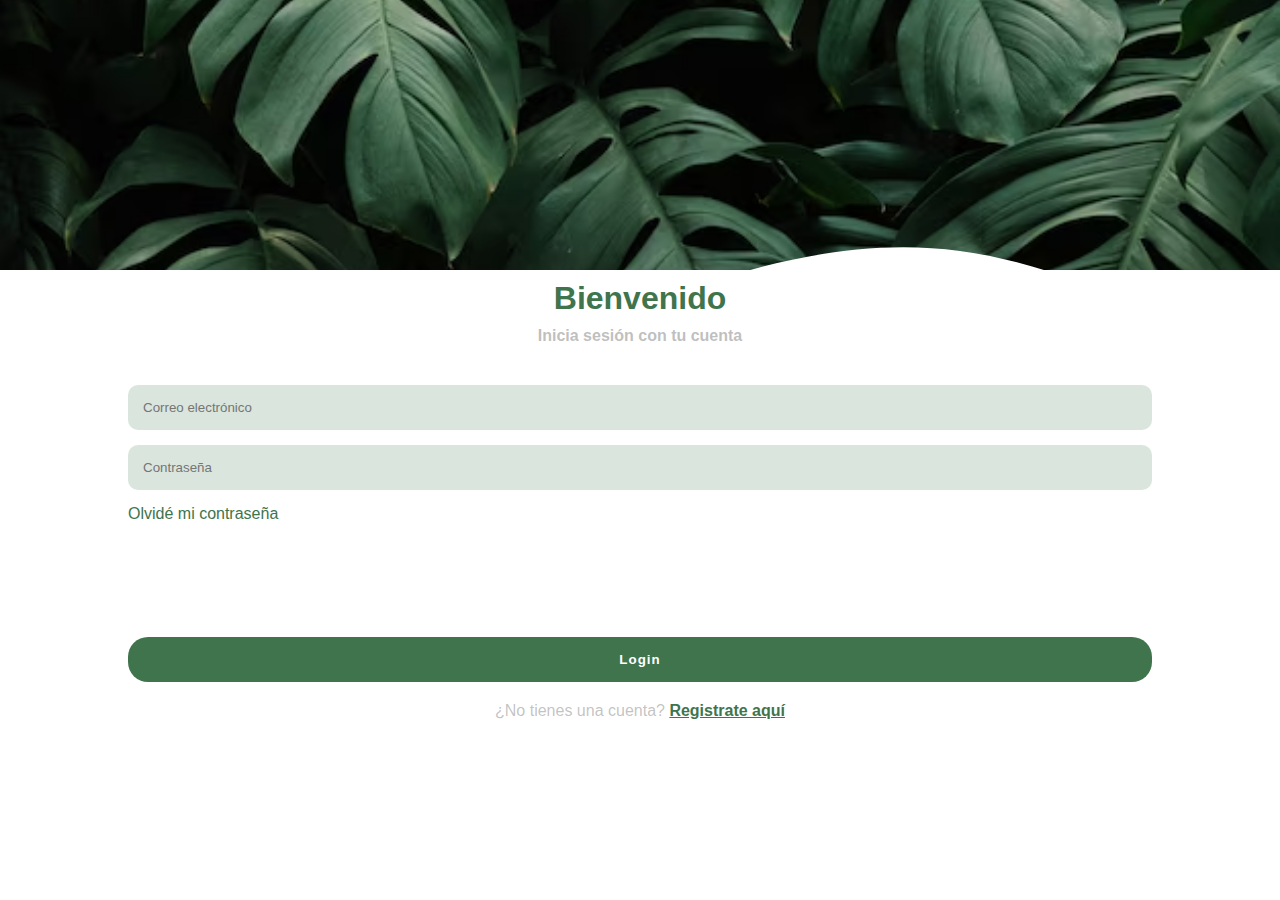
<file: index.html>
<!DOCTYPE html>
<html lang="en">
<head>
    <meta charset="UTF-8">
    <meta http-equiv="X-UA-Compatible" content="IE=edge">
    <meta name="viewport" content="width=device-width, initial-scale=1.0">
    <meta name="description" content="FloraTech">
    <meta name="theme-color" content="#fff">
    <link rel="icon" sizes="32x32" href="favicon.ico">
    <link rel="manifest" href="site.webmanifest">
    <meta name="apple-mobile-web-app-title" content="FloraTech">
    <meta name="apple-mobile-web-app-capable" content="yes">
    <meta name="apple-mobile-web-app-status-bar-style" content="default">
    <link rel="apple-touch-icon" href="img/logo.png">
    <link rel="apple-touch-icon" sizes="48x48" href="img/logo.png">
    <link rel="apple-touch-icon" sizes="72x72" href="img/logo.png">
    <link rel="apple-touch-icon" sizes="96x96" href="img/logo.png">
    <link rel="apple-touch-icon" sizes="128x128" href="img/logo.png">
    <link rel="apple-touch-icon" sizes="192x192" href="img/logo.png">
    <link rel="apple-touch-icon" sizes="384x384" href="img/logo.png">
    <link rel="apple-touch-icon" sizes="512x512" href="img/logo.png">
    <link rel="stylesheet" href="css/styles.css">
    <title>FloraTech - Inicio de sesión</title>
</head>
<body>
    <main>
        <div class="fondo"></div>
        <div class="login">
            <div class="login-header">
                <h1>Bienvenido</h1>
                <span>Inicia sesión con tu cuenta</span>
            </div>
            <div class="login-body">
                <div class="forma">
                    <input type="email" name="" id="" placeholder="Correo electrónico">
                    <input type="password" name="" id="" placeholder="Contraseña">
                    <div class="opciones">
                        <span><a href="#">Olvidé mi contraseña</a></span>
                    </div>
                </div>
                <div class="buttons">
                    <button>Login</button>
                    <span>¿No tienes una cuenta? <a href="html/registro.html">Registrate aquí</a></span>
                </div>
            </div>
        </div>
    </main>
    <script src="js/scripts.js"></script>
</body>
</html>
</file>
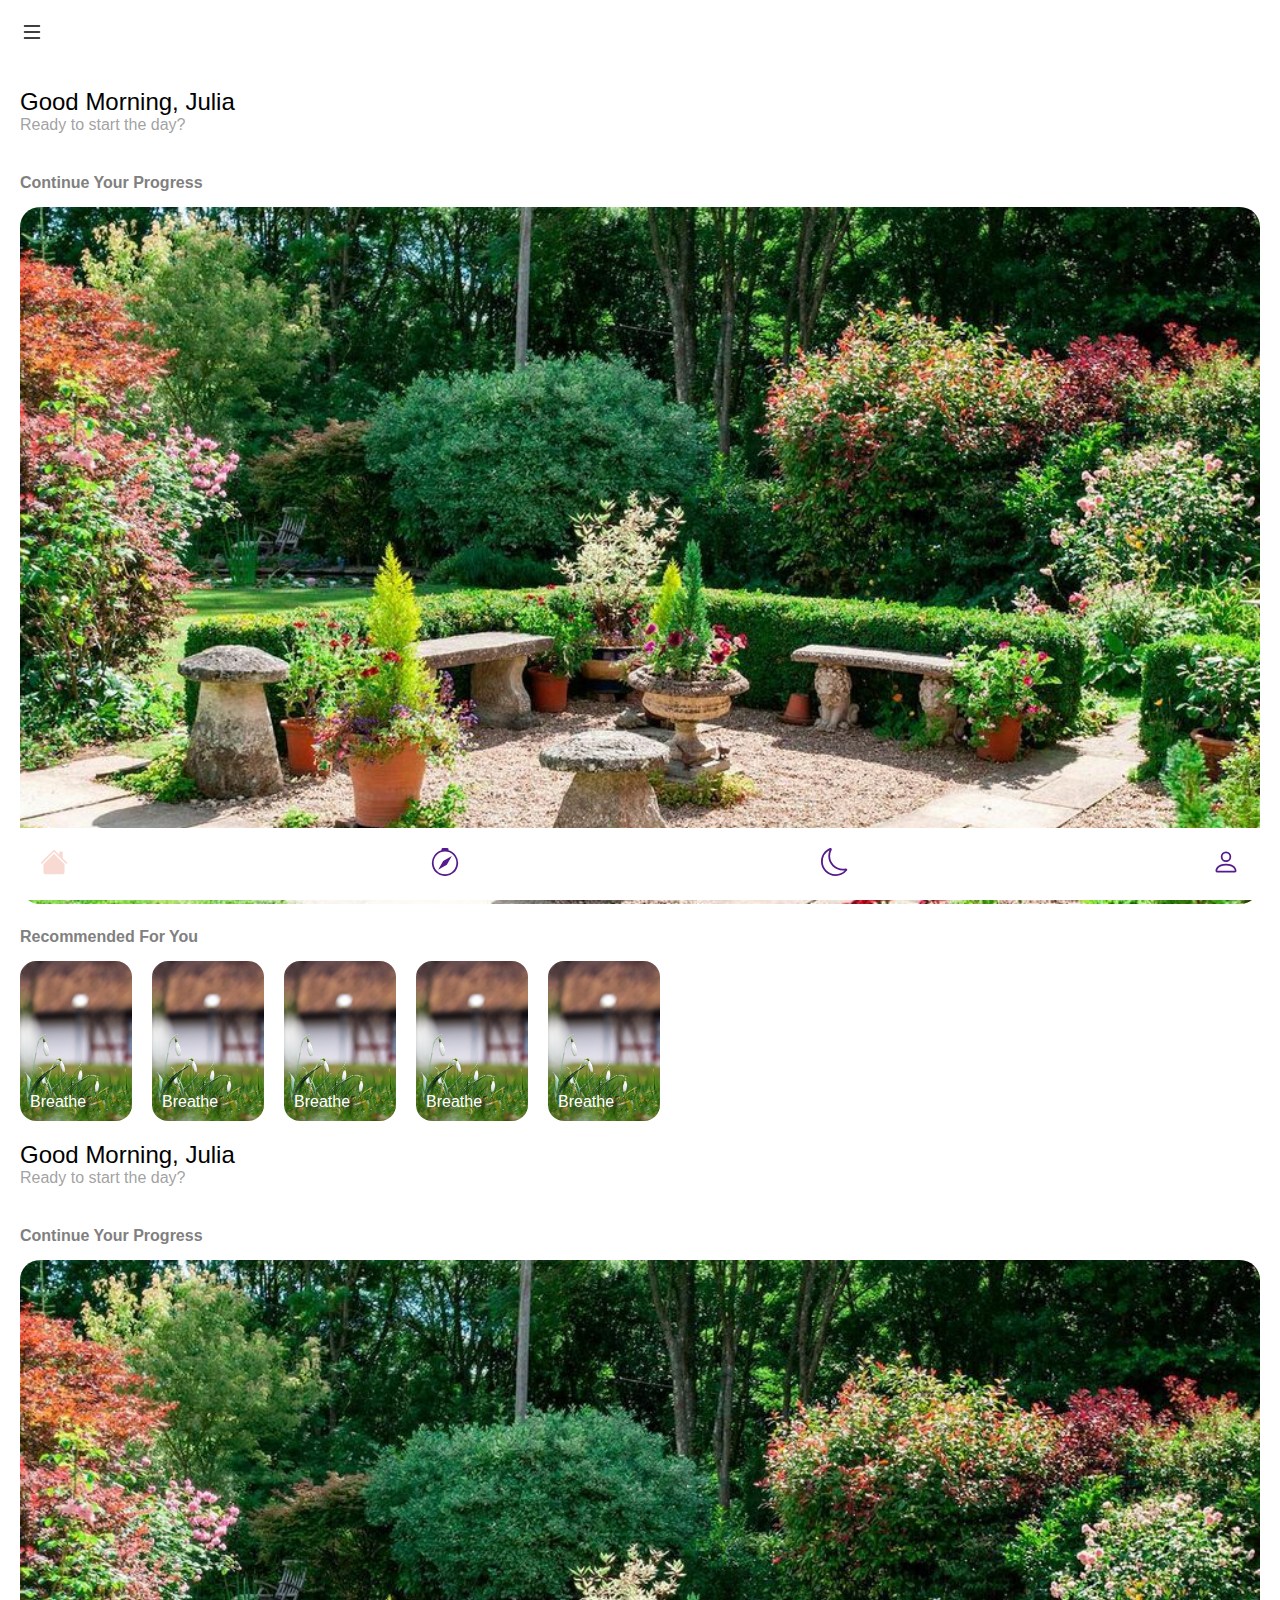
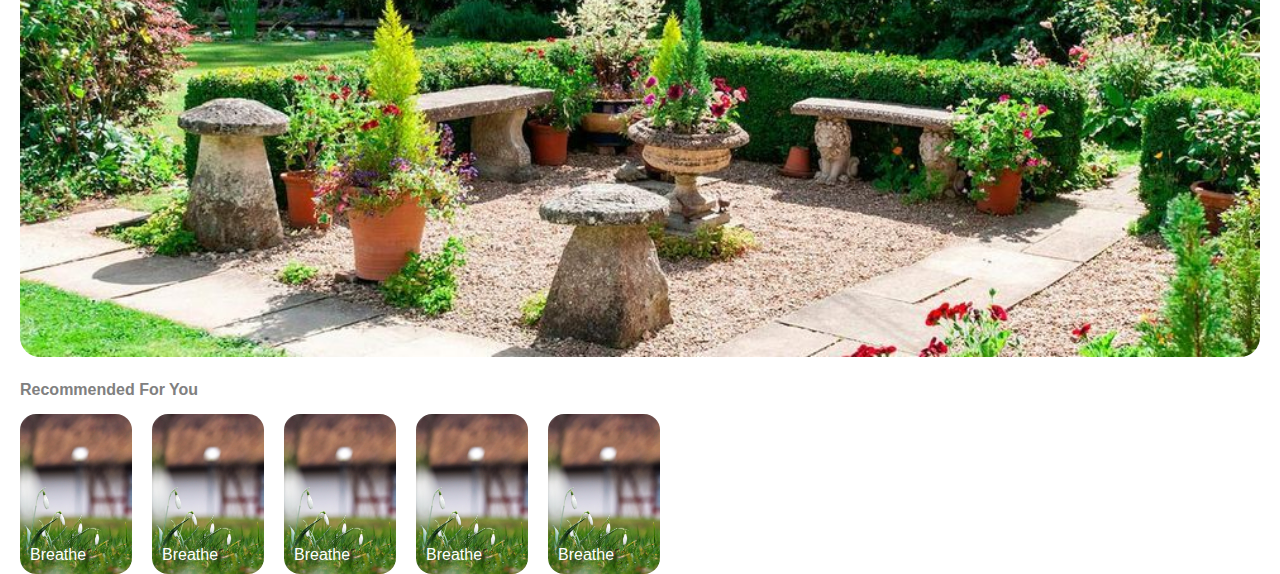
<file: html/inicio.html>
<!DOCTYPE html>
<html lang="es">

<head>
  <meta charset="UTF-8">
  <meta http-equiv="X-UA-Compatible" content="IE=edge">
  <meta name="viewport" content="width=device-width, initial-scale=1.0">
  <meta name="description" content="FloraTech">
  <meta name="theme-color" content="#ff">
  <link rel="icon" sizes="32x32" href="../favicon.ico">
  <link rel="manifest" href="site.webmanifest">
  <meta name="apple-mobile-web-app-title" content="FloraTech">
  <meta name="apple-mobile-web-app-capable" content="yes">
  <meta name="apple-mobile-web-app-status-bar-style" content="default">
  <link rel="apple-touch-icon" href="../img/logo.png">
  <link rel="apple-touch-icon" sizes="48x48" href="img/logo.png">
  <link rel="apple-touch-icon" sizes="72x72" href="img/logo.png">
  <link rel="apple-touch-icon" sizes="96x96" href="img/logo.png">
  <link rel="apple-touch-icon" sizes="128x128" href="img/logo.png">
  <link rel="apple-touch-icon" sizes="192x192" href="img/logo.png">
  <link rel="apple-touch-icon" sizes="384x384" href="img/logo.png">
  <link rel="apple-touch-icon" sizes="512x512" href="img/logo.png">
  <link rel="stylesheet" href="../css/inicio.css">
  <title>FloraTech</title>
</head>

<body>
  <header>
    <svg xmlns="http://www.w3.org/2000/svg" width="24" height="24" fill="currentColor" class="bi bi-list"
      viewBox="0 0 16 16">
      <path fill-rule="evenodd"
        d="M2.5 12a.5.5 0 0 1 .5-.5h10a.5.5 0 0 1 0 1H3a.5.5 0 0 1-.5-.5zm0-4a.5.5 0 0 1 .5-.5h10a.5.5 0 0 1 0 1H3a.5.5 0 0 1-.5-.5zm0-4a.5.5 0 0 1 .5-.5h10a.5.5 0 0 1 0 1H3a.5.5 0 0 1-.5-.5z" />
    </svg>
  </header>
  <main>
    <section class="page">
      <div class="page-header">
        <h2>Good Morning, Julia</h2>
        <span>Ready to start the day?</span>
      </div>
      <div class="page-body">
        <div class="continue">
          <h4>Continue Your Progress</h4>
          <img src="../img/jardin.jpg" alt="">
        </div>
        <div class="recomendaciones">
          <h4>Recommended For You</h4>
          <div class="contenedor-recomendaciones">
            <div class="recomendacion">
              <span>Breathe</span>
            </div>
            <div class="recomendacion">
              <span>Breathe</span>
            </div>
            <div class="recomendacion">
              <span>Breathe</span>
            </div>
            <div class="recomendacion">
              <span>Breathe</span>
            </div>
            <div class="recomendacion">
              <span>Breathe</span>
            </div>
          </div>
        </div>
      </div>
    </section>
    <section class="page">
      <div class="page-header">
        <h2>Good Morning, Julia</h2>
        <span>Ready to start the day?</span>
      </div>
      <div class="page-body">
        <div class="continue">
          <h4>Continue Your Progress</h4>
          <img src="../img/jardin.jpg" alt="">
        </div>
        <div class="recomendaciones">
          <h4>Recommended For You</h4>
          <div class="contenedor-recomendaciones">
            <div class="recomendacion">
              <span>Breathe</span>
            </div>
            <div class="recomendacion">
              <span>Breathe</span>
            </div>
            <div class="recomendacion">
              <span>Breathe</span>
            </div>
            <div class="recomendacion">
              <span>Breathe</span>
            </div>
            <div class="recomendacion">
              <span>Breathe</span>
            </div>
          </div>
        </div>
      </div>
    </section>
  </main>
  <footer>
    <nav>
      <ul>
        <li>
          <a href="" class="activo">
            <svg xmlns="http://www.w3.org/2000/svg" width="28" height="28" fill="currentColor"
              class="bi bi-house-fill" viewBox="0 0 16 16">
              <path
                d="M8.707 1.5a1 1 0 0 0-1.414 0L.646 8.146a.5.5 0 0 0 .708.708L8 2.207l6.646 6.647a.5.5 0 0 0 .708-.708L13 5.793V2.5a.5.5 0 0 0-.5-.5h-1a.5.5 0 0 0-.5.5v1.293L8.707 1.5Z" />
              <path d="m8 3.293 6 6V13.5a1.5 1.5 0 0 1-1.5 1.5h-9A1.5 1.5 0 0 1 2 13.5V9.293l6-6Z" />
            </svg>
          </a>
        </li>
        <li>
          <a href="">
            <svg xmlns="http://www.w3.org/2000/svg" width="28" height="28" fill="currentColor" class="bi bi-compass" viewBox="0 0 16 16">
              <path d="M8 16.016a7.5 7.5 0 0 0 1.962-14.74A1 1 0 0 0 9 0H7a1 1 0 0 0-.962 1.276A7.5 7.5 0 0 0 8 16.016zm6.5-7.5a6.5 6.5 0 1 1-13 0 6.5 6.5 0 0 1 13 0z"/>
              <path d="m6.94 7.44 4.95-2.83-2.83 4.95-4.949 2.83 2.828-4.95z"/>
            </svg>
          </a>
        </li>
        <li>
          <a href="">
            <svg xmlns="http://www.w3.org/2000/svg" width="28" height="28" fill="currentColor" class="bi bi-moon" viewBox="0 0 16 16">
              <path d="M6 .278a.768.768 0 0 1 .08.858 7.208 7.208 0 0 0-.878 3.46c0 4.021 3.278 7.277 7.318 7.277.527 0 1.04-.055 1.533-.16a.787.787 0 0 1 .81.316.733.733 0 0 1-.031.893A8.349 8.349 0 0 1 8.344 16C3.734 16 0 12.286 0 7.71 0 4.266 2.114 1.312 5.124.06A.752.752 0 0 1 6 .278zM4.858 1.311A7.269 7.269 0 0 0 1.025 7.71c0 4.02 3.279 7.276 7.319 7.276a7.316 7.316 0 0 0 5.205-2.162c-.337.042-.68.063-1.029.063-4.61 0-8.343-3.714-8.343-8.29 0-1.167.242-2.278.681-3.286z"/>
            </svg>
          </a>
        </li>
        <li>
          <a href="">
            <svg xmlns="http://www.w3.org/2000/svg" width="28" height="28" fill="currentColor" class="bi bi-person" viewBox="0 0 16 16">
              <path d="M8 8a3 3 0 1 0 0-6 3 3 0 0 0 0 6Zm2-3a2 2 0 1 1-4 0 2 2 0 0 1 4 0Zm4 8c0 1-1 1-1 1H3s-1 0-1-1 1-4 6-4 6 3 6 4Zm-1-.004c-.001-.246-.154-.986-.832-1.664C11.516 10.68 10.289 10 8 10c-2.29 0-3.516.68-4.168 1.332-.678.678-.83 1.418-.832 1.664h10Z"/>
            </svg>
          </a>
        </li>
      </ul>
    </nav>
  </footer>
</body>

<!-- <body class="contenido-principal">
    <header class="navbar">
    </header>              
    <div class="banner">
        <img src="../img/Banner.png" alt="">
    </div>
    <main class="principal">
        <div class="titulo">
            <h1>
                - - Tus Espacios - -
            </h1>
        </div>
        <div id="espacios" class="carousel">
            <section id="sala">
              <img src="../img/Sala.png" alt="">
              <p>Sala</p>
            </section>
            <section id="comedor">
              <img src="../img/Comedor.png" alt="">
              <p>Comedor</p>
            </section>
            <section id="recamara">
              <img src="../img/Recamara.png" alt="">
              <p>Recamara</p>
            </section>
            <section id="jardin">
              <img src="../img/Jardin.png" alt="">
              <p>Jardín</p>
            </section>
          </div>          
        <footer class="foot">
            <a href="InisiarSesion.html" class="nav-item">
              <i class="fas fa-home"></i>
              <span>Inicio</span>
            </a>
            <a href="#" class="nav-item">
              <i class="fas fa-shopping-cart"></i>
              <span>Tienda</span>
            </a>
            <a href="#" class="nav-item">
              <i class="fas fa-user"></i>
              <span>Cuenta</span>
            </a>
          </footer>          
    </main>
  <script type="module" src="js/config.js"></script>
  <script src="../js/scripts.js"></script>
</body> -->

</html>
</file>
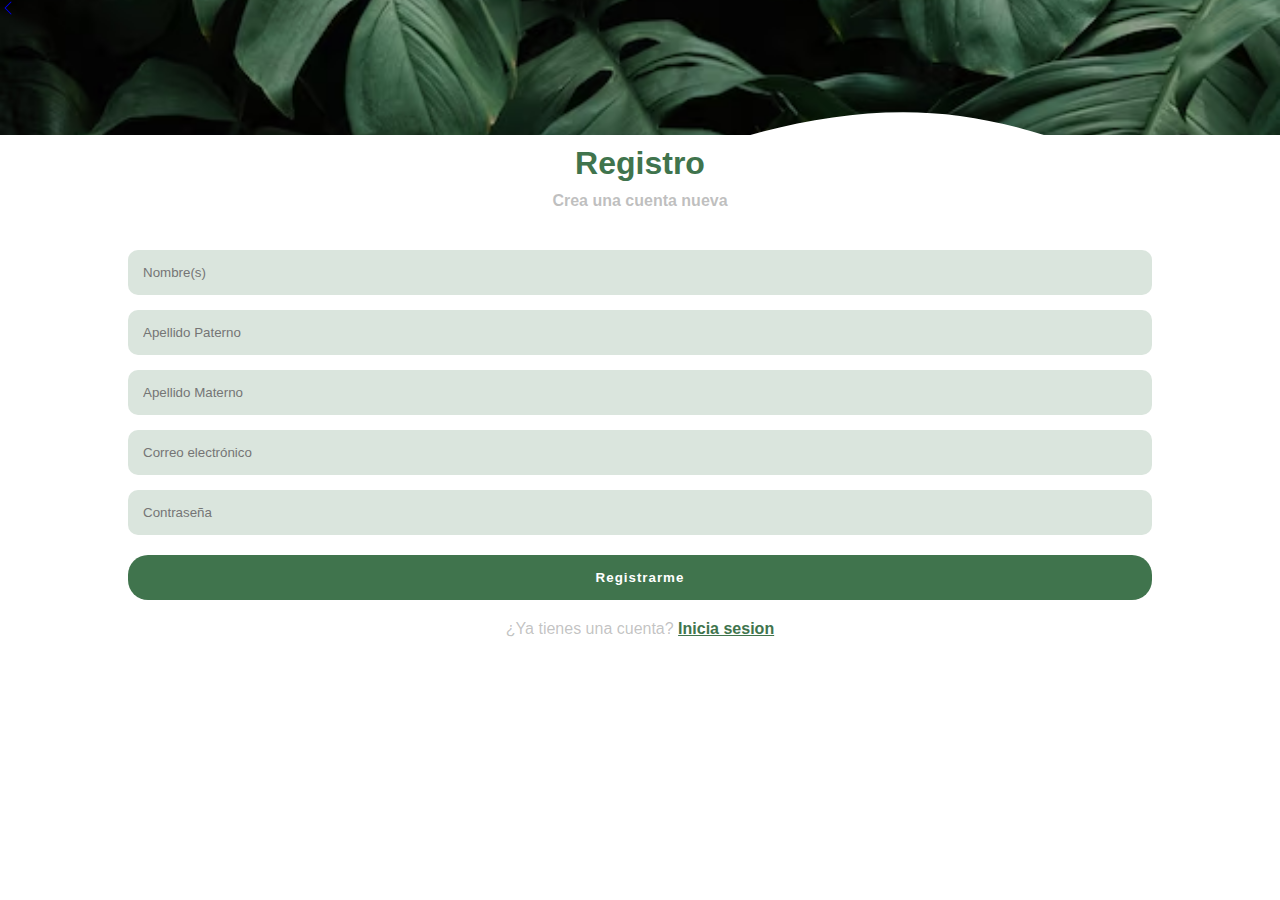
<file: html/registro.html>
<!DOCTYPE html>
<html lang="es">

<head>
    <meta charset="UTF-8">
    <meta http-equiv="X-UA-Compatible" content="IE=edge">
    <meta name="viewport" content="width=device-width, initial-scale=1.0">
    <meta name="description" content="FloraTech">
    <meta name="theme-color" content="#ff">
    <link rel="icon" sizes="32x32" href="../favicon.ico">
    <link rel="manifest" href="../site.webmanifest">
    <meta name="apple-mobile-web-app-title" content="FloraTech">
    <meta name="apple-mobile-web-app-capable" content="yes">
    <meta name="apple-mobile-web-app-status-bar-style" content="default">
    <link rel="apple-touch-icon" href="../img/logo.png">
    <link rel="apple-touch-icon" sizes="48x48" href="../img/logo.png">
    <link rel="apple-touch-icon" sizes="72x72" href="../img/logo.png">
    <link rel="apple-touch-icon" sizes="96x96" href="../img/logo.png">
    <link rel="apple-touch-icon" sizes="128x128" href="../img/logo.png">
    <link rel="apple-touch-icon" sizes="192x192" href="../img/logo.png">
    <link rel="apple-touch-icon" sizes="384x384" href="../img/logo.png">
    <link rel="apple-touch-icon" sizes="512x512" href="../img/logo.png">
    <link rel="stylesheet" href="../css/registro.css">
    <title>FloraTech - Registro</title>
</head>

<body>

    <main>
        <div class="fondo">
            <a href="../index.html">
                <svg xmlns="http://www.w3.org/2000/svg" width="16" height="16" fill="currentColor" class="bi bi-chevron-left" viewBox="0 0 16 16">
                    <path fill-rule="evenodd" d="M11.354 1.646a.5.5 0 0 1 0 .708L5.707 8l5.647 5.646a.5.5 0 0 1-.708.708l-6-6a.5.5 0 0 1 0-.708l6-6a.5.5 0 0 1 .708 0z"/>
                </svg>
            </a>
        </div>
        <div class="login">
            <div class="login-header">
                <h1>Registro</h1>
                <span>Crea una cuenta nueva</span>
            </div>
            <div class="login-body">
                <div class="forma">
                    <input type="text" name="" id="" placeholder="Nombre(s)">
                    <input type="text" name="" id="" placeholder="Apellido Paterno">
                    <input type="text" name="" id="" placeholder="Apellido Materno">
                    <input type="email" name="" id="" placeholder="Correo electrónico">
                    <input type="password" name="" id="" placeholder="Contraseña">
                </div>
                <div class="buttons">
                    <button>Registrarme</button>
                    <span>¿Ya tienes una cuenta? <a href="../index.html">Inicia sesion</a></span>
                </div>
            </div>
        </div>
    </main>

</body>

</html>
</file>
<file: css/styles.css>
*{
  margin: 0;
  padding: 0;
  box-sizing: border-box;
  list-style: none;
  text-decoration: none;
  font-family: "Gill Sans", "Gill Sans MT", Calibri, "Trebuchet MS", sans-serif;
}
main{
  position: relative;
}
.fondo{
  position: absolute;
  width: 100%;
  height: 30vh;
  background-image: url('../img/login.avif');
  background-position: center center;
  background-size: cover;
  z-index: 1;
}
.login{
  position: absolute;
  z-index: 100;
  top: 20vh;
  width: 100%;
  height: 60vh;
  background-image: url('../img/login.svg');
  background-repeat: no-repeat;
  padding-top: 100px;
  display: flex;
  flex-direction: column;
  align-items: center;
  gap: 40px;
}
.login-header h1{
  color: #40744d;
}
.login-header{
  display: flex;
  flex-direction: column;
  gap: 10px;
  text-align: center;
}
.login-header span{
  color: rgba(128, 128, 128, 0.514);
  font-weight: 600;
}
.login-body{
  width: 80%;
  height: 100%;
  display: flex;
  flex-direction: column;
  justify-content: space-between;
  gap: 20px;
}
.login-body .forma{
  display: flex;
  flex-direction: column;
  gap: 15px;
}
.login-body .forma input{
  padding: 15px 15px;
  border-radius: 10px;
  border: none;
  background-color: #dae5dd;
}
.login-body .opciones{
  display: flex;
  align-items: center;
  justify-content: space-between;
}
.login-body .forma .opciones .remember span{
  color: rgba(128, 128, 128, 0.603);
}
.login-body .forma .opciones span a{
  color: #40744d;
}
.login-body .buttons{
  display: flex;
  flex-direction: column;
  align-items: center;
  gap: 20px;
}
.login-body .buttons button{
  width: 100%;
  background-color: #40744d;
  color: white;
  padding: 15px;
  border: none;
  border-radius: 20px;
  font-weight: bold;
  letter-spacing: 1px;
}
.login-body .buttons span{
  color: rgba(128, 128, 128, 0.479);
}
.login-body .buttons span a{
  color: #40744d;
  text-decoration: underline;
  font-weight: bold;
}
</file>
<file: css/inicio.css>
* {
  margin: 0;
  padding: 0;
  box-sizing: border-box;
  font-family: "Gill Sans", "Gill Sans MT", Calibri, "Trebuchet MS", sans-serif;
  list-style: none;
}
h2 {
  font-weight: 500;
}
header {
  padding: 20px;
}
.page {
  padding: 0 20px;
}
.page-header {
  margin: 20px 0px;
}
.page-header span {
  color: rgba(128, 128, 128, 0.74);
}
.page-body{
  margin-top: 40px;
  display: flex;
  flex-direction: column;
  gap: 20px;
}
.page-body .continue h4{
  margin-bottom: 15px;
  color: gray;
}
.page-body .continue img {
  width: 100%;
  border-radius: 20px;
}
.recomendaciones h4{
  margin-bottom: 15px;
  color: gray;
}
.contenedor-recomendaciones{
  width: 100%;
  overflow-x: scroll;
  display: flex;
  gap: 20px;
}
.contenedor-recomendaciones .recomendacion{
  flex: 0 0 auto;
  width: 7rem;
  height: 10rem;
  background-image: url("../img/Jardin.png");
  background-size: cover;
  background-position: center center;
  border-radius: 1rem;
  position: relative;
}
.contenedor-recomendaciones .recomendacion span{
  color: white;
  position: absolute;
  bottom: 10px;
  left: 10px;
}
footer{
  background-color: white;
  position: fixed;
  /* border-top: 1px solid rgba(128, 128, 128, 0.164); */
  width: 100%;
  bottom: 0;
}
footer nav ul{
  display: flex;
  align-items: center;
  justify-content: space-between;
}
footer nav ul li .activo{
  color: #f8dad2;
}
footer nav{
  padding: 20px 40px;
}
</file>
<file: css/registro.css>
* {
    margin: 0;
    padding: 0;
    box-sizing: border-box;
    list-style: none;
    text-decoration: none;
    font-family: "Gill Sans", "Gill Sans MT", Calibri, "Trebuchet MS", sans-serif;
}

main {
    position: relative;
}

.fondo {
    position: absolute;
    width: 100%;
    height: 15vh;
    background-image: url("../img/login.avif");
    background-position: center center;
    background-size: cover;
    z-index: 1;
}

.login {
    position: absolute;
    z-index: 100;
    top: 5vh;
    width: 100%;
    height: 50vh;
    background-image: url("../img/login.svg");
    background-repeat: no-repeat;
    padding-top: 100px;
    display: flex;
    flex-direction: column;
    align-items: center;
    gap: 40px;
}

.login-header h1 {
    color: #40744d;
}

.login-header {
    display: flex;
    flex-direction: column;
    gap: 10px;
    text-align: center;
}

.login-header span {
    color: rgba(128, 128, 128, 0.514);
    font-weight: 600;
}

.login-body {
    width: 80%;
    height: 100%;
    display: flex;
    flex-direction: column;
    justify-content: space-between;
    gap: 20px;
}

.login-body .forma {
    display: flex;
    flex-direction: column;
    gap: 15px;
}

.login-body .forma input {
    padding: 15px 15px;
    border-radius: 10px;
    border: none;
    background-color: #dae5dd;
}

.login-body .opciones {
    display: flex;
    align-items: center;
    justify-content: space-between;
}

.login-body .forma .opciones .remember span {
    color: rgba(128, 128, 128, 0.603);
}

.login-body .forma .opciones span a {
    color: #40744d;
}

.login-body .buttons {
    display: flex;
    flex-direction: column;
    align-items: center;
    gap: 20px;
}

.login-body .buttons button {
    width: 100%;
    background-color: #40744d;
    color: white;
    padding: 15px;
    border: none;
    border-radius: 20px;
    font-weight: bold;
    letter-spacing: 1px;
}

.login-body .buttons span {
    color: rgba(128, 128, 128, 0.479);
}

.login-body .buttons span a {
    color: #40744d;
    text-decoration: underline;
    font-weight: bold;
}
</file>
